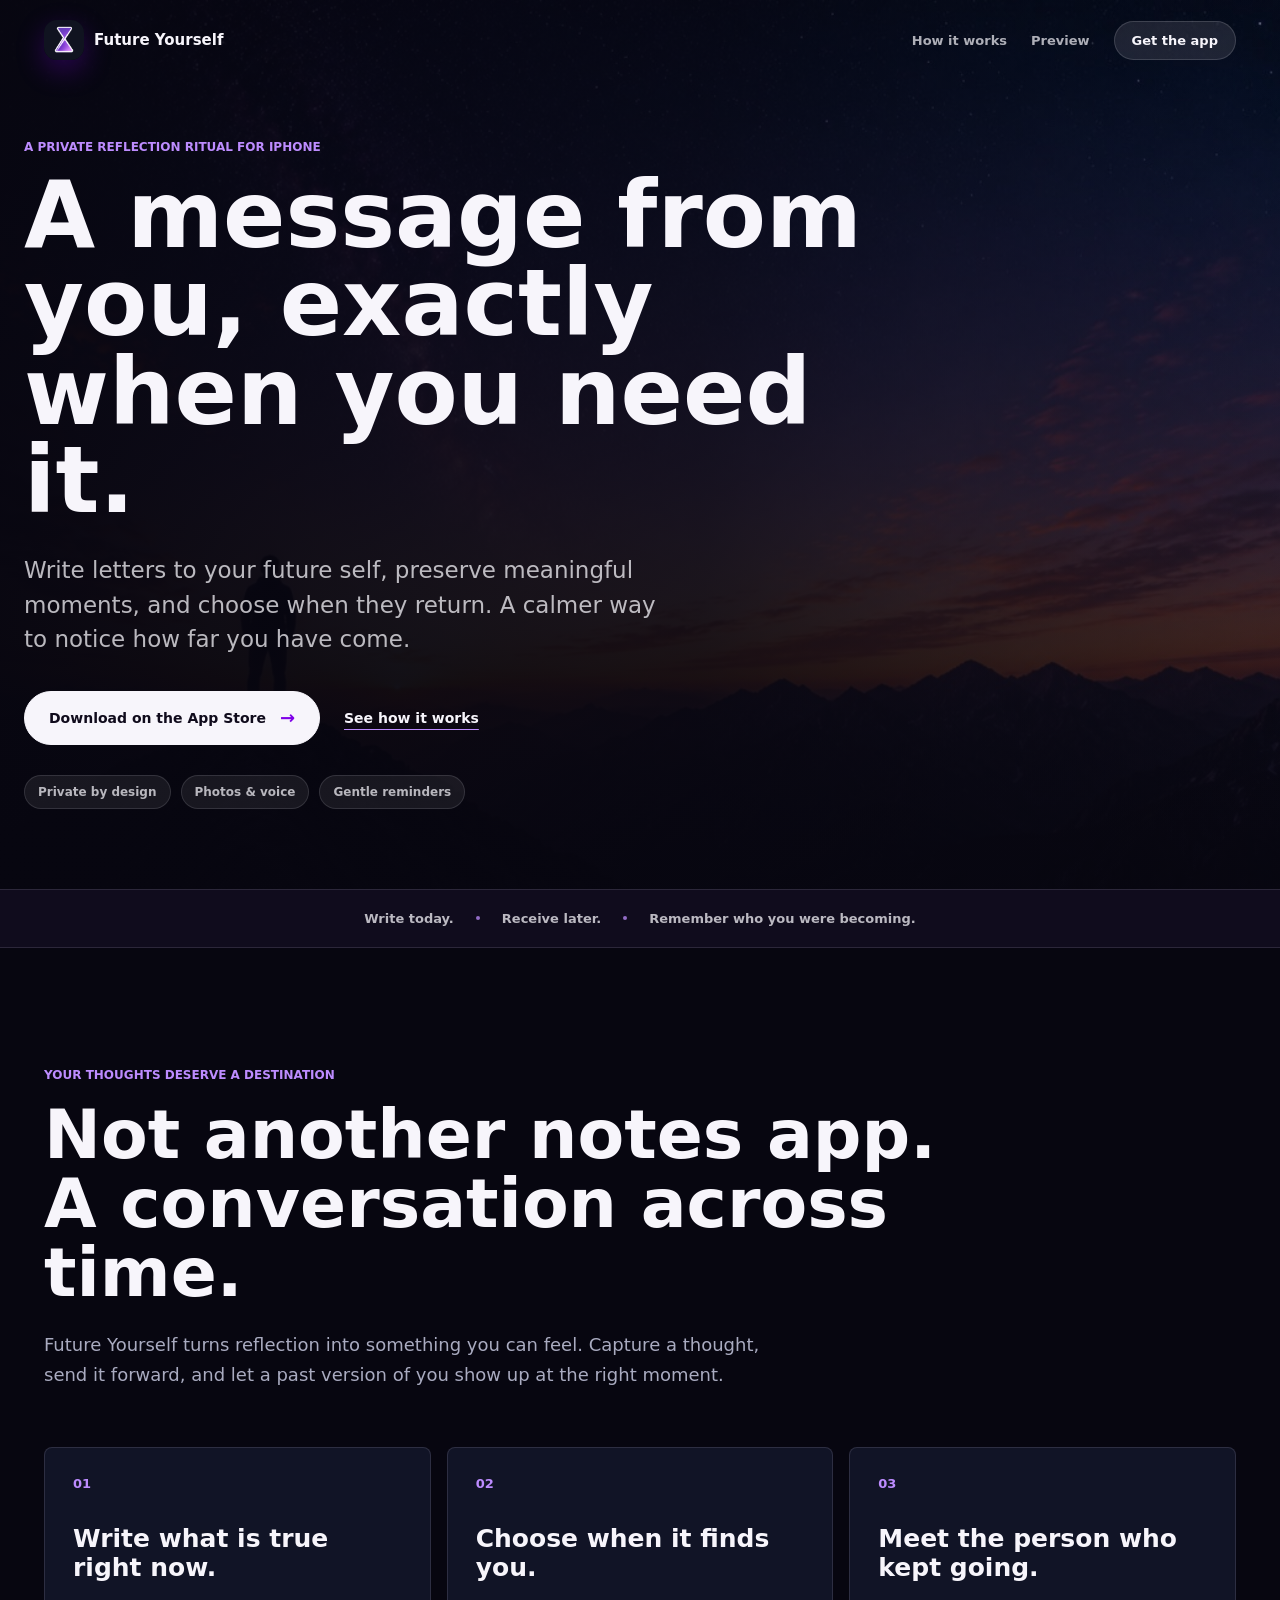
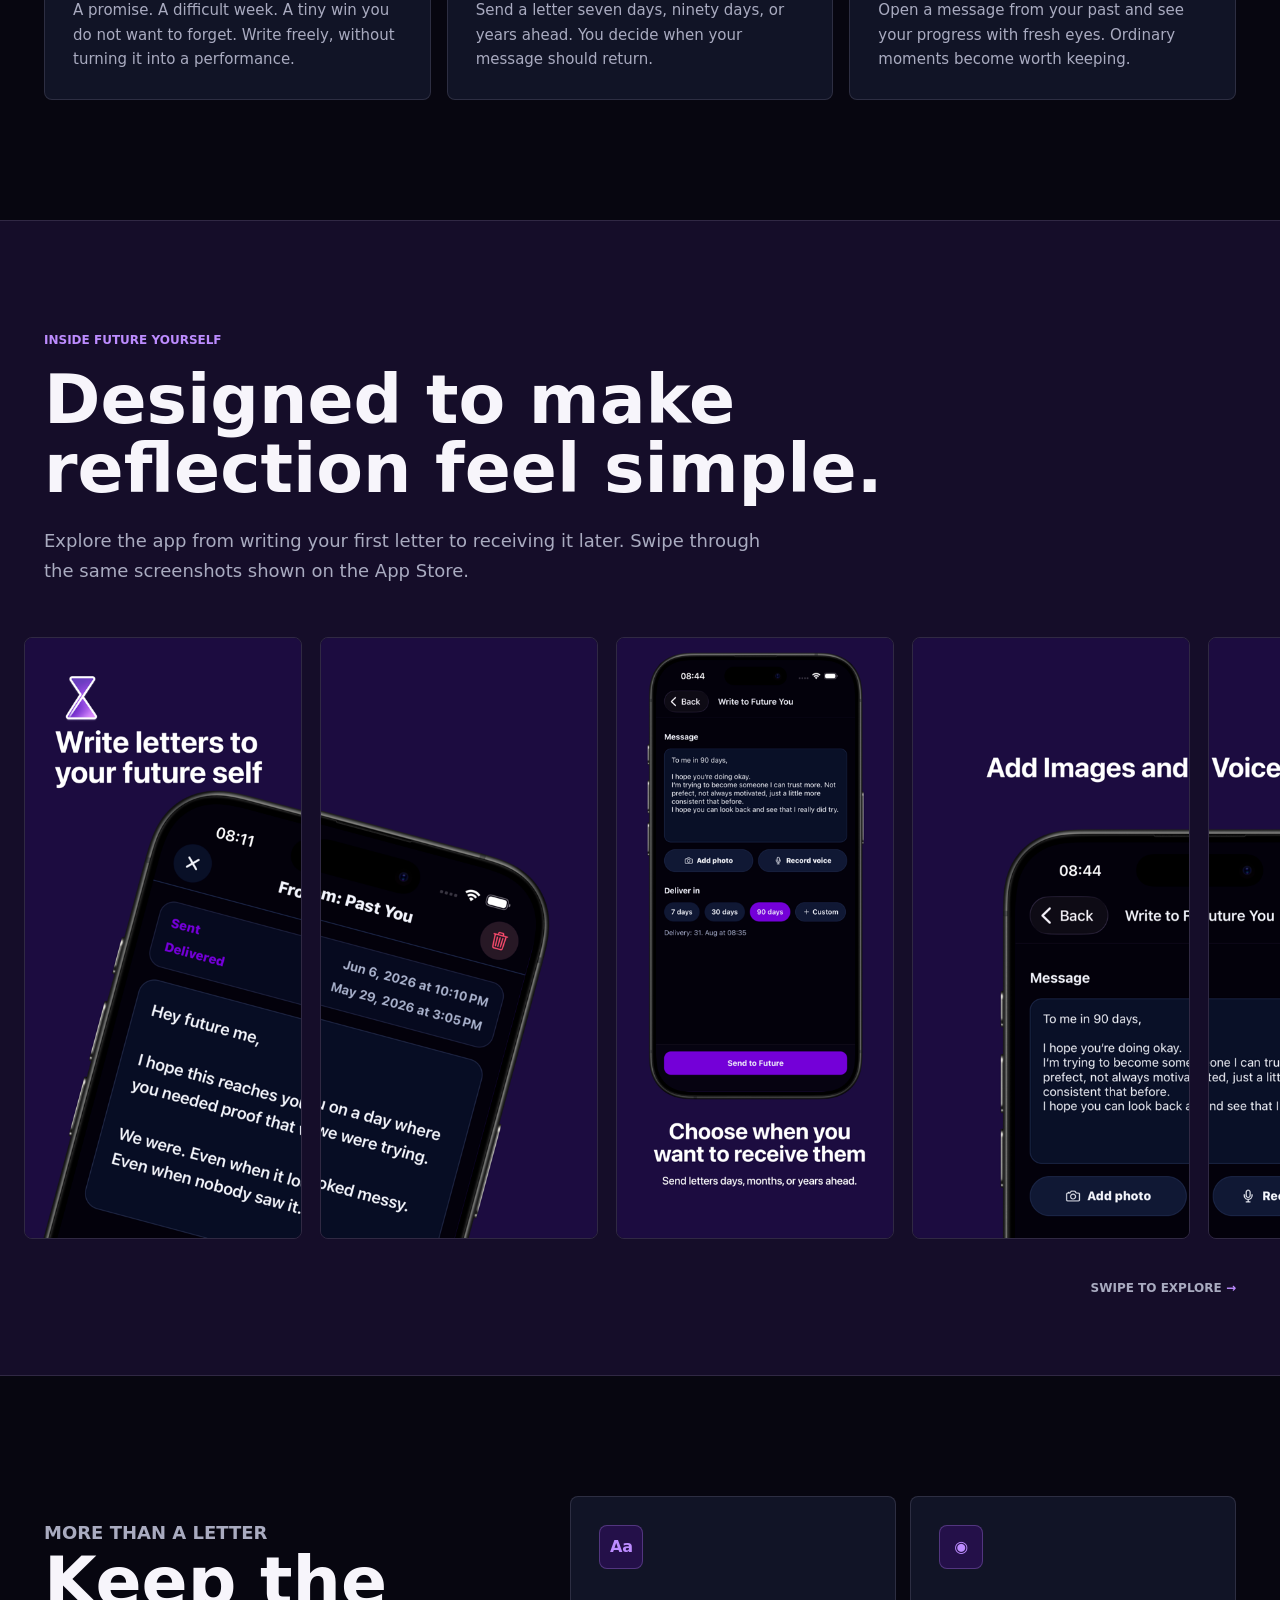
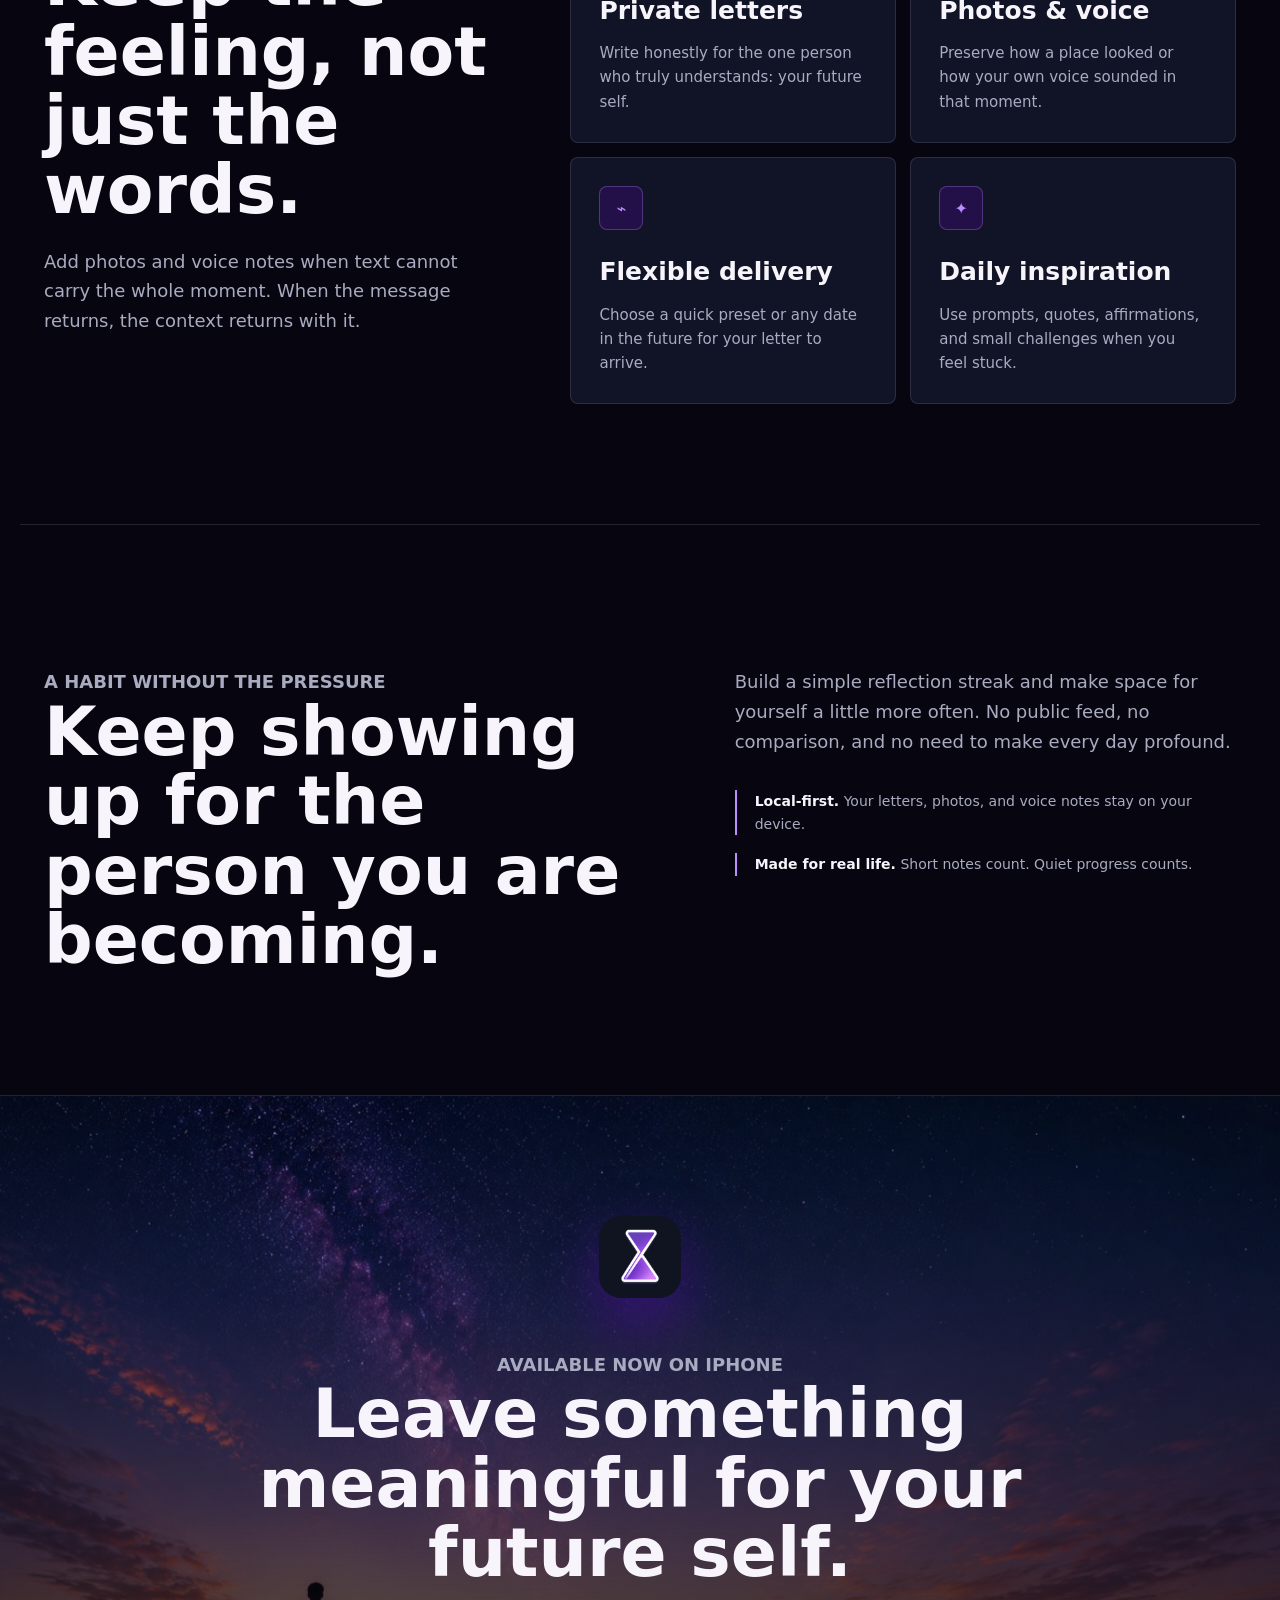
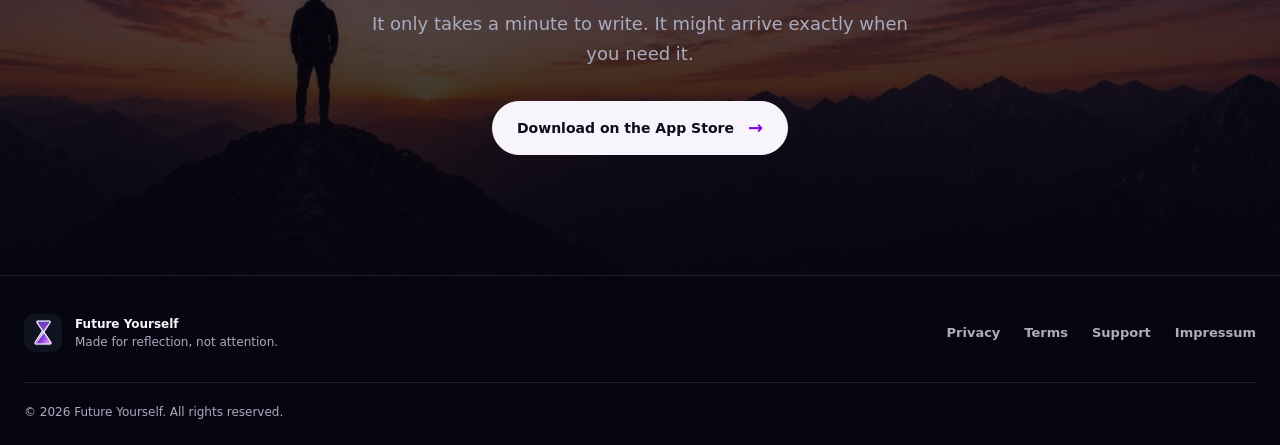
<file: index.html>
<!doctype html>
<html lang="en">
  <head>
    <meta charset="utf-8">
    <meta name="viewport" content="width=device-width, initial-scale=1">
    <title>Future Yourself - Letters to your future self</title>
    <meta
      name="description"
      content="Write private letters, photos, and voice messages to your future self. Choose when they return and build a meaningful reflection habit."
    >
    <link rel="icon" href="assets/app-icon.png">
    <link rel="apple-touch-icon" href="assets/app-icon.png">
    <link rel="stylesheet" href="styles.css">
  </head>
  <body>
    <div class="site-shell">
      <header class="nav landing-nav" aria-label="Main navigation">
        <a class="brand" href="index.html" aria-label="Future Yourself home">
          <img src="assets/app-icon.png" alt="">
          <span>Future Yourself</span>
        </a>
        <nav class="nav-links">
          <a href="#how-it-works">How it works</a>
          <a href="#screenshots">Preview</a>
          <a class="nav-cta" href="app-store.html">Get the app</a>
        </nav>
      </header>

      <main>
        <section class="hero">
          <div class="hero-copy">
            <p class="eyebrow">A private reflection ritual for iPhone</p>
            <h1>A message from you, exactly when you need it.</h1>
            <p class="lead">
              Write letters to your future self, preserve meaningful moments, and choose when
              they return. A calmer way to notice how far you have come.
            </p>
            <div class="hero-actions">
              <a class="primary-button" href="app-store.html">Download on the App Store <span>→</span></a>
              <a class="text-link" href="#how-it-works">See how it works</a>
            </div>
            <div class="hero-notes" aria-label="Product highlights">
              <span>Private by design</span>
              <span>Photos &amp; voice</span>
              <span>Gentle reminders</span>
            </div>
          </div>
        </section>

        <section class="promise-strip" aria-label="Future Yourself promise">
          <p>Write today.</p>
          <span></span>
          <p>Receive later.</p>
          <span></span>
          <p>Remember who you were becoming.</p>
        </section>

        <section class="intro-section" id="how-it-works">
          <div class="section-heading">
            <p class="eyebrow">Your thoughts deserve a destination</p>
            <h2>Not another notes app. A conversation across time.</h2>
            <p>
              Future Yourself turns reflection into something you can feel. Capture a thought,
              send it forward, and let a past version of you show up at the right moment.
            </p>
          </div>

          <div class="steps-grid">
            <article>
              <span>01</span>
              <h3>Write what is true right now.</h3>
              <p>
                A promise. A difficult week. A tiny win you do not want to forget.
                Write freely, without turning it into a performance.
              </p>
            </article>
            <article>
              <span>02</span>
              <h3>Choose when it finds you.</h3>
              <p>
                Send a letter seven days, ninety days, or years ahead. You decide when
                your message should return.
              </p>
            </article>
            <article>
              <span>03</span>
              <h3>Meet the person who kept going.</h3>
              <p>
                Open a message from your past and see your progress with fresh eyes.
                Ordinary moments become worth keeping.
              </p>
            </article>
          </div>
        </section>

        <section class="screenshots-section" id="screenshots">
          <div class="section-heading">
            <p class="eyebrow">Inside Future Yourself</p>
            <h2>Designed to make reflection feel simple.</h2>
            <p>
              Explore the app from writing your first letter to receiving it later.
              Swipe through the same screenshots shown on the App Store.
            </p>
          </div>

          <div class="app-store-gallery" aria-label="Future Yourself App Store screenshots">
            <img src="assets/screenshots/app-store-01.png" alt="Write letters to your future self">
            <img src="assets/screenshots/app-store-02.png" alt="Future Yourself voice messages">
            <img src="assets/screenshots/app-store-03.png" alt="Future Yourself inspiration challenge">
            <img src="assets/screenshots/app-store-04.png" alt="A delivered letter with a photo">
            <img src="assets/screenshots/app-store-05.png" alt="A message from your past self">
            <img src="assets/screenshots/app-store-06.png" alt="Add images to a future letter">
            <img src="assets/screenshots/app-store-07.png" alt="Get inspiration for your letters">
            <img src="assets/screenshots/app-store-08.png" alt="Choose when to receive a letter">
            <img src="assets/screenshots/app-store-09.png" alt="A delivered voice message">
            <img src="assets/screenshots/app-store-10.png" alt="Track your reflection streak">
          </div>
          <p class="gallery-hint">Swipe to explore <span>→</span></p>
        </section>

        <section class="features-section">
          <div class="features-copy">
            <p class="eyebrow">More than a letter</p>
            <h2>Keep the feeling, not just the words.</h2>
            <p>
              Add photos and voice notes when text cannot carry the whole moment.
              When the message returns, the context returns with it.
            </p>
          </div>
          <div class="feature-list">
            <article>
              <span class="feature-symbol">Aa</span>
              <h3>Private letters</h3>
              <p>Write honestly for the one person who truly understands: your future self.</p>
            </article>
            <article>
              <span class="feature-symbol">◉</span>
              <h3>Photos &amp; voice</h3>
              <p>Preserve how a place looked or how your own voice sounded in that moment.</p>
            </article>
            <article>
              <span class="feature-symbol">⌁</span>
              <h3>Flexible delivery</h3>
              <p>Choose a quick preset or any date in the future for your letter to arrive.</p>
            </article>
            <article>
              <span class="feature-symbol">✦</span>
              <h3>Daily inspiration</h3>
              <p>Use prompts, quotes, affirmations, and small challenges when you feel stuck.</p>
            </article>
          </div>
        </section>

        <section class="habit-section">
          <div>
            <p class="eyebrow">A habit without the pressure</p>
            <h2>Keep showing up for the person you are becoming.</h2>
          </div>
          <div>
            <p>
              Build a simple reflection streak and make space for yourself a little more often.
              No public feed, no comparison, and no need to make every day profound.
            </p>
            <div class="trust-list">
              <p><strong>Local-first.</strong> Your letters, photos, and voice notes stay on your device.</p>
              <p><strong>Made for real life.</strong> Short notes count. Quiet progress counts.</p>
            </div>
          </div>
        </section>

        <section class="closing-section">
          <img src="assets/app-icon.png" alt="">
          <p class="eyebrow">Available now on iPhone</p>
          <h2>Leave something meaningful for your future self.</h2>
          <p>It only takes a minute to write. It might arrive exactly when you need it.</p>
          <a class="primary-button" href="app-store.html">Download on the App Store <span>→</span></a>
        </section>
      </main>

      <footer class="footer">
        <div class="footer-inner">
          <div class="footer-brand">
            <img src="assets/app-icon.png" alt="">
            <p><strong>Future Yourself</strong><br>Made for reflection, not attention.</p>
          </div>
          <nav class="footer-links" aria-label="Footer navigation">
            <a href="privacy.html">Privacy</a>
            <a href="terms.html">Terms</a>
            <a href="support.html">Support</a>
            <a href="impressum.html">Impressum</a>
          </nav>
        </div>
        <p class="copyright">&copy; 2026 Future Yourself. All rights reserved.</p>
      </footer>
    </div>
  </body>
</html>
</file>
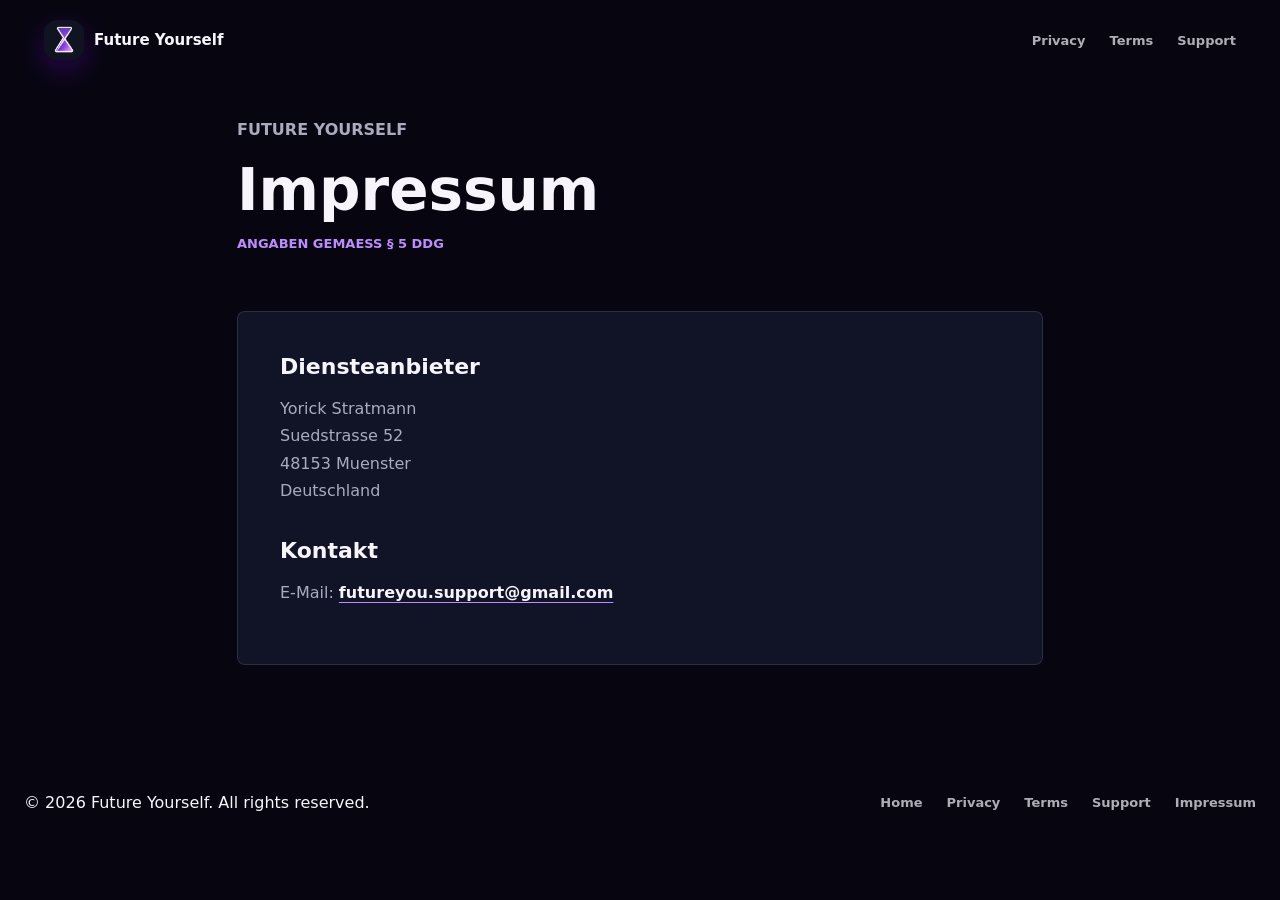
<file: impressum.html>
<!doctype html>
<html lang="de">
  <head>
    <meta charset="utf-8">
    <meta name="viewport" content="width=device-width, initial-scale=1">
    <title>Impressum - Future Yourself</title>
    <meta name="description" content="Impressum fuer Future Yourself.">
    <link rel="icon" href="assets/app-icon.png">
    <link rel="stylesheet" href="styles.css">
  </head>
  <body>
    <div class="site-shell">
      <header class="nav" aria-label="Main navigation">
        <a class="brand" href="index.html" aria-label="Future Yourself home">
          <img src="assets/app-icon.png" alt="">
          <span>Future Yourself</span>
        </a>
        <nav class="nav-links">
          <a href="privacy.html">Privacy</a>
          <a href="terms.html">Terms</a>
          <a href="support.html">Support</a>
        </nav>
      </header>

      <main>
        <section class="legal-header legal">
          <p class="eyebrow">Future Yourself</p>
          <h1>Impressum</h1>
          <p class="updated">Angaben gemaess § 5 DDG</p>
        </section>

        <section class="legal-content legal">
          <article>
            <h2>Diensteanbieter</h2>
            <p>
              Yorick Stratmann<br>
              Suedstrasse 52<br>
              48153 Muenster<br>
              Deutschland
            </p>

            <h2>Kontakt</h2>
            <p>
              E-Mail:
              <a href="mailto:futureyou.support@gmail.com">futureyou.support@gmail.com</a>
            </p>
          </article>
        </section>
      </main>

      <footer class="footer">
        <div class="footer-inner">
          <p>&copy; 2026 Future Yourself. All rights reserved.</p>
          <nav class="footer-links" aria-label="Footer navigation">
            <a href="index.html">Home</a>
            <a href="privacy.html">Privacy</a>
            <a href="terms.html">Terms</a>
            <a href="support.html">Support</a>
            <a href="impressum.html">Impressum</a>
          </nav>
        </div>
      </footer>
    </div>
  </body>
</html>
</file>
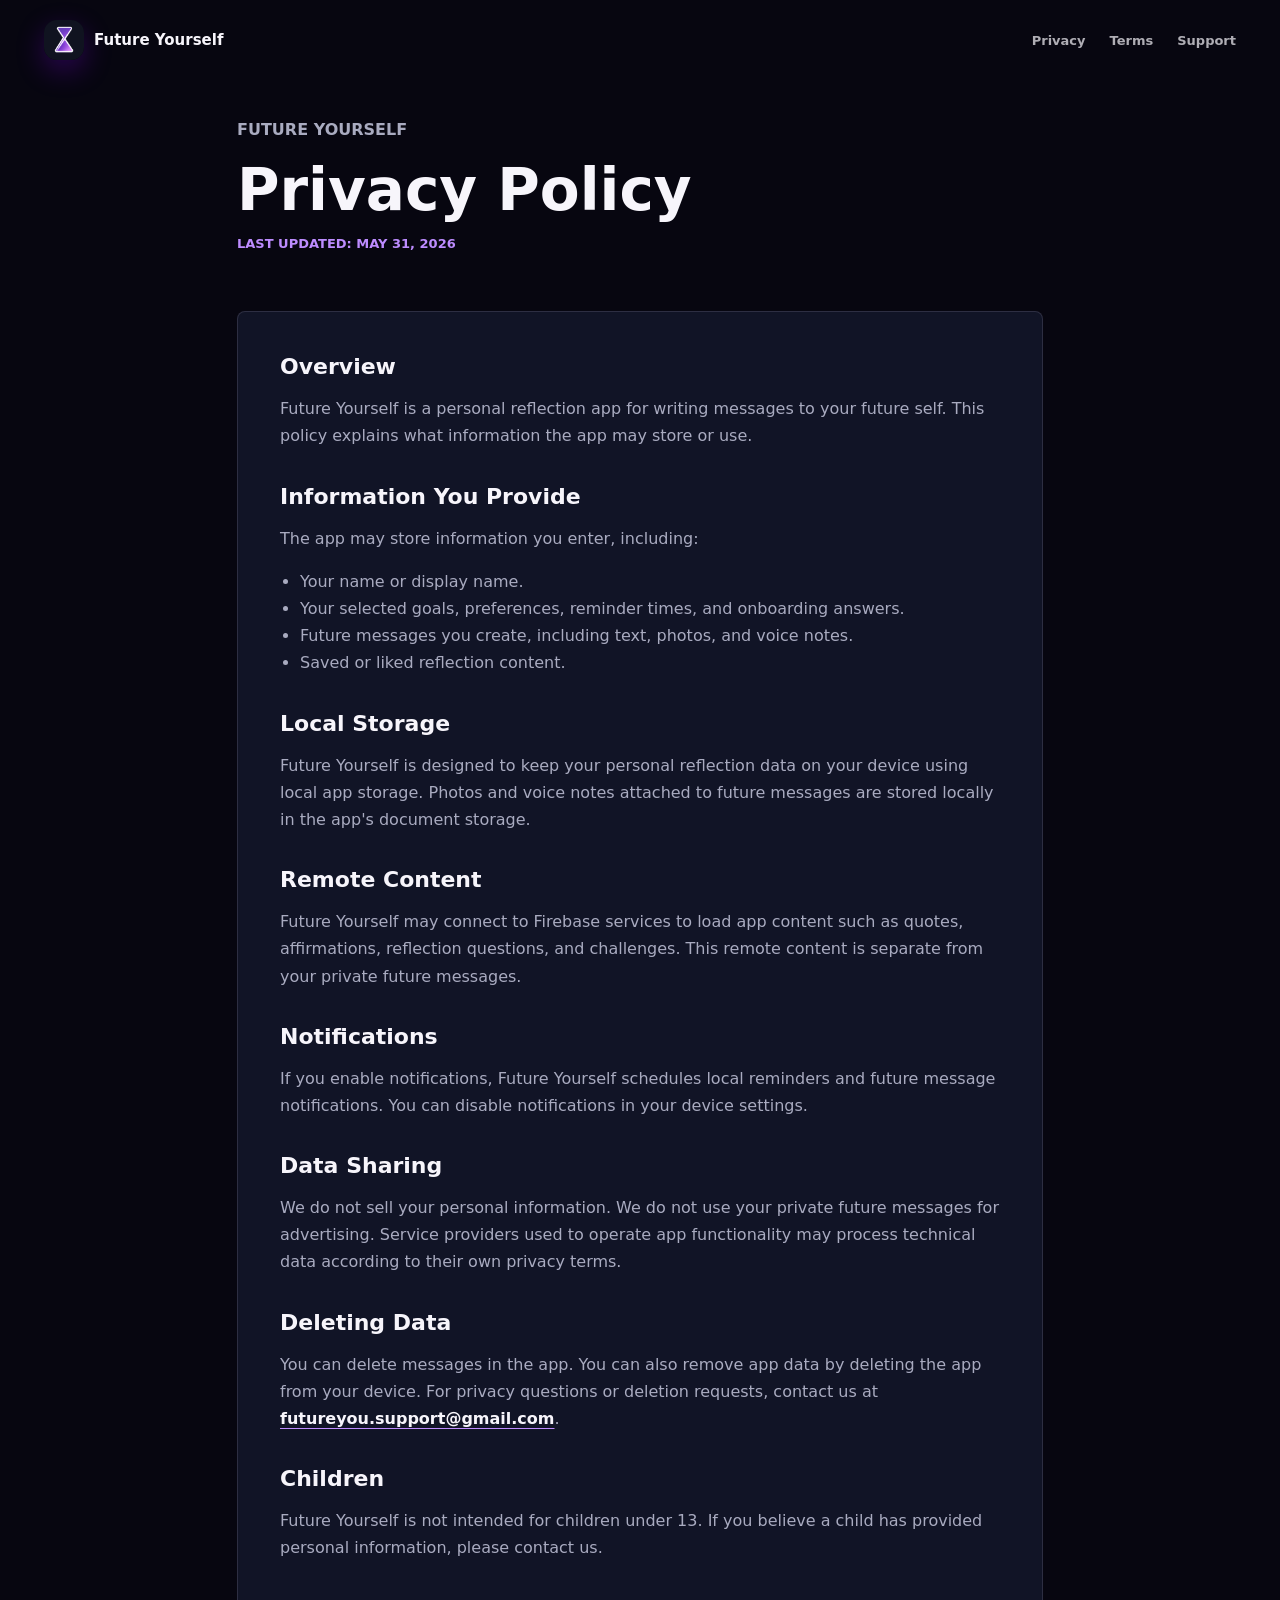
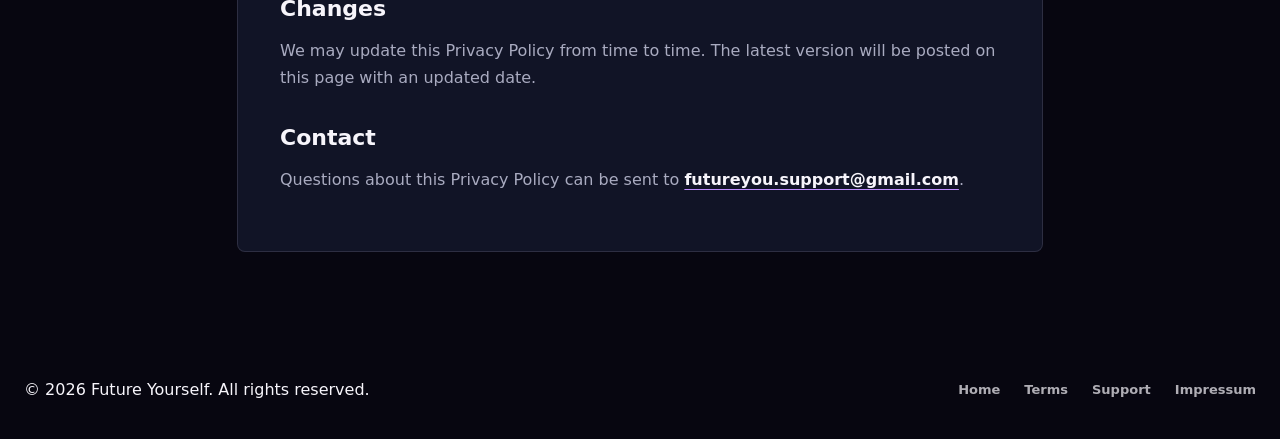
<file: privacy.html>
<!doctype html>
<html lang="en">
  <head>
    <meta charset="utf-8">
    <meta name="viewport" content="width=device-width, initial-scale=1">
    <title>Privacy Policy - Future Yourself</title>
    <meta name="description" content="Privacy Policy for the Future Yourself mobile app.">
    <link rel="icon" href="assets/app-icon.png">
    <link rel="stylesheet" href="styles.css">
  </head>
  <body>
    <div class="site-shell">
      <header class="nav" aria-label="Main navigation">
        <a class="brand" href="index.html" aria-label="Future Yourself home">
          <img src="assets/app-icon.png" alt="">
          <span>Future Yourself</span>
        </a>
        <nav class="nav-links">
          <a href="privacy.html">Privacy</a>
          <a href="terms.html">Terms</a>
          <a href="support.html">Support</a>
        </nav>
      </header>

      <main>
        <section class="legal-header legal">
          <p class="eyebrow">Future Yourself</p>
          <h1>Privacy Policy</h1>
          <p class="updated">Last updated: May 31, 2026</p>
        </section>

        <section class="legal-content legal">
          <article>
            <h2>Overview</h2>
            <p>
              Future Yourself is a personal reflection app for writing messages to your future self. This
              policy explains what information the app may store or use.
            </p>

            <h2>Information You Provide</h2>
            <p>The app may store information you enter, including:</p>
            <ul>
              <li>Your name or display name.</li>
              <li>Your selected goals, preferences, reminder times, and onboarding answers.</li>
              <li>Future messages you create, including text, photos, and voice notes.</li>
              <li>Saved or liked reflection content.</li>
            </ul>

            <h2>Local Storage</h2>
            <p>
              Future Yourself is designed to keep your personal reflection data on your device using local
              app storage. Photos and voice notes attached to future messages are stored locally in
              the app's document storage.
            </p>

            <h2>Remote Content</h2>
            <p>
              Future Yourself may connect to Firebase services to load app content such as quotes,
              affirmations, reflection questions, and challenges. This remote content is separate
              from your private future messages.
            </p>

            <h2>Notifications</h2>
            <p>
              If you enable notifications, Future Yourself schedules local reminders and future message
              notifications. You can disable notifications in your device settings.
            </p>

            <h2>Data Sharing</h2>
            <p>
              We do not sell your personal information. We do not use your private future messages
              for advertising. Service providers used to operate app functionality may process
              technical data according to their own privacy terms.
            </p>

            <h2>Deleting Data</h2>
            <p>
              You can delete messages in the app. You can also remove app data by deleting the app
              from your device. For privacy questions or deletion requests, contact us at
              <a href="mailto:futureyou.support@gmail.com">futureyou.support@gmail.com</a>.
            </p>

            <h2>Children</h2>
            <p>
              Future Yourself is not intended for children under 13. If you believe a child has provided
              personal information, please contact us.
            </p>

            <h2>Changes</h2>
            <p>
              We may update this Privacy Policy from time to time. The latest version will be posted
              on this page with an updated date.
            </p>

            <h2>Contact</h2>
            <p>
              Questions about this Privacy Policy can be sent to
              <a href="mailto:futureyou.support@gmail.com">futureyou.support@gmail.com</a>.
            </p>
          </article>
        </section>
      </main>

      <footer class="footer">
        <div class="footer-inner">
          <p>&copy; 2026 Future Yourself. All rights reserved.</p>
          <nav class="footer-links" aria-label="Footer navigation">
            <a href="index.html">Home</a>
            <a href="terms.html">Terms</a>
            <a href="support.html">Support</a>
            <a href="impressum.html">Impressum</a>
          </nav>
        </div>
      </footer>
    </div>
  </body>
</html>
</file>
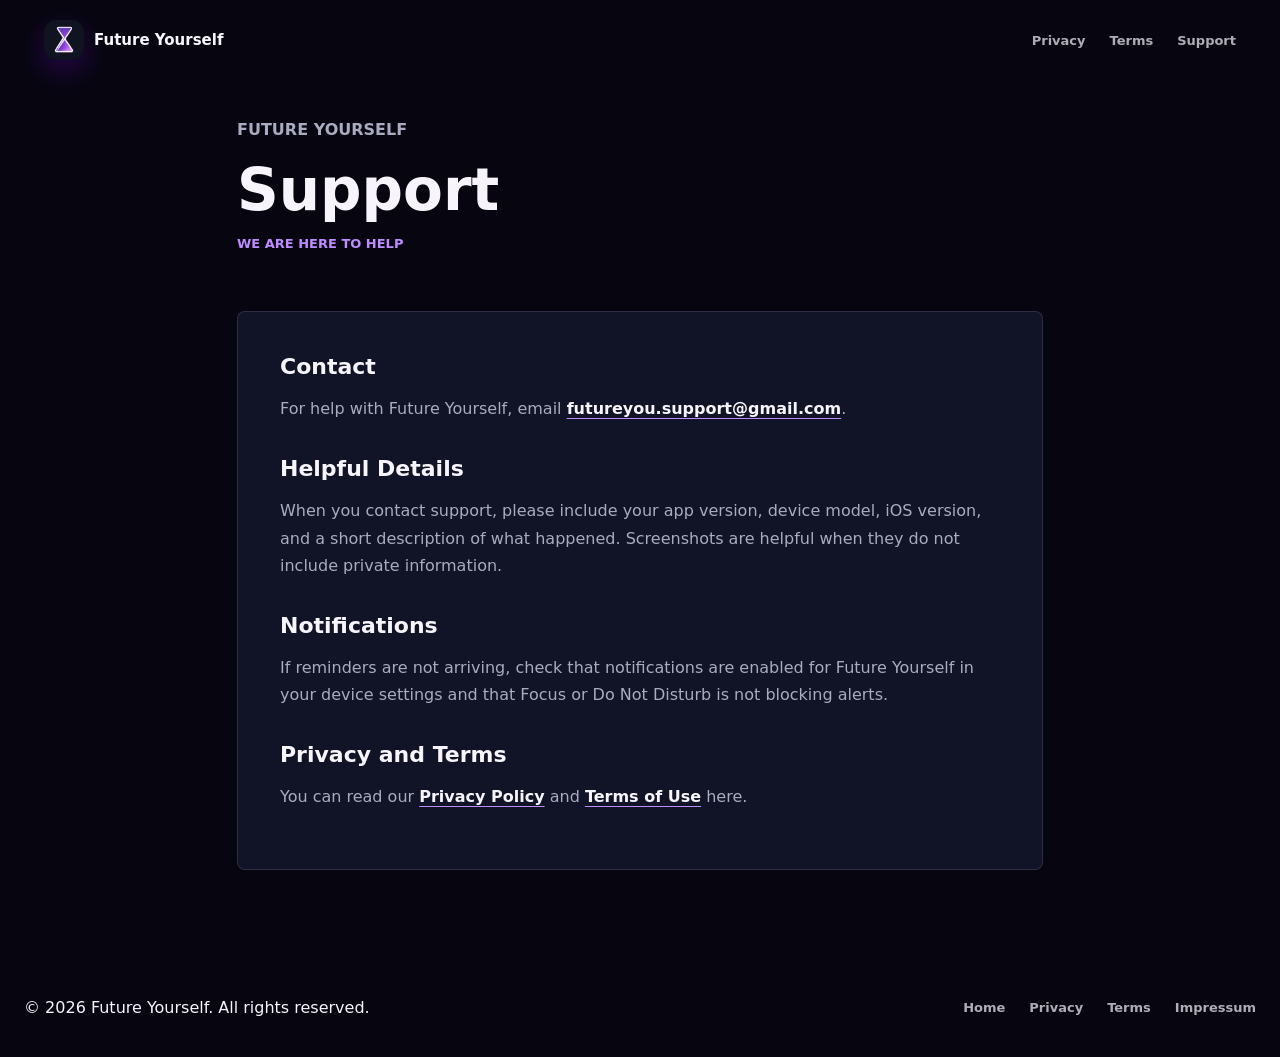
<file: support.html>
<!doctype html>
<html lang="en">
  <head>
    <meta charset="utf-8">
    <meta name="viewport" content="width=device-width, initial-scale=1">
    <title>Support - Future Yourself</title>
    <meta name="description" content="Support information for the Future Yourself mobile app.">
    <link rel="icon" href="assets/app-icon.png">
    <link rel="stylesheet" href="styles.css">
  </head>
  <body>
    <div class="site-shell">
      <header class="nav" aria-label="Main navigation">
        <a class="brand" href="index.html" aria-label="Future Yourself home">
          <img src="assets/app-icon.png" alt="">
          <span>Future Yourself</span>
        </a>
        <nav class="nav-links">
          <a href="privacy.html">Privacy</a>
          <a href="terms.html">Terms</a>
          <a href="support.html">Support</a>
        </nav>
      </header>

      <main>
        <section class="legal-header legal">
          <p class="eyebrow">Future Yourself</p>
          <h1>Support</h1>
          <p class="updated">We are here to help</p>
        </section>

        <section class="legal-content legal">
          <article>
            <h2>Contact</h2>
            <p>
              For help with Future Yourself, email
              <a href="mailto:futureyou.support@gmail.com">futureyou.support@gmail.com</a>.
            </p>

            <h2>Helpful Details</h2>
            <p>
              When you contact support, please include your app version, device model, iOS version,
              and a short description of what happened. Screenshots are helpful when they do not
              include private information.
            </p>

            <h2>Notifications</h2>
            <p>
              If reminders are not arriving, check that notifications are enabled for Future Yourself in
              your device settings and that Focus or Do Not Disturb is not blocking alerts.
            </p>

            <h2>Privacy and Terms</h2>
            <p>
              You can read our <a href="privacy.html">Privacy Policy</a> and
              <a href="terms.html">Terms of Use</a> here.
            </p>
          </article>
        </section>
      </main>

      <footer class="footer">
        <div class="footer-inner">
          <p>&copy; 2026 Future Yourself. All rights reserved.</p>
          <nav class="footer-links" aria-label="Footer navigation">
            <a href="index.html">Home</a>
            <a href="privacy.html">Privacy</a>
            <a href="terms.html">Terms</a>
            <a href="impressum.html">Impressum</a>
          </nav>
        </div>
      </footer>
    </div>
  </body>
</html>
</file>
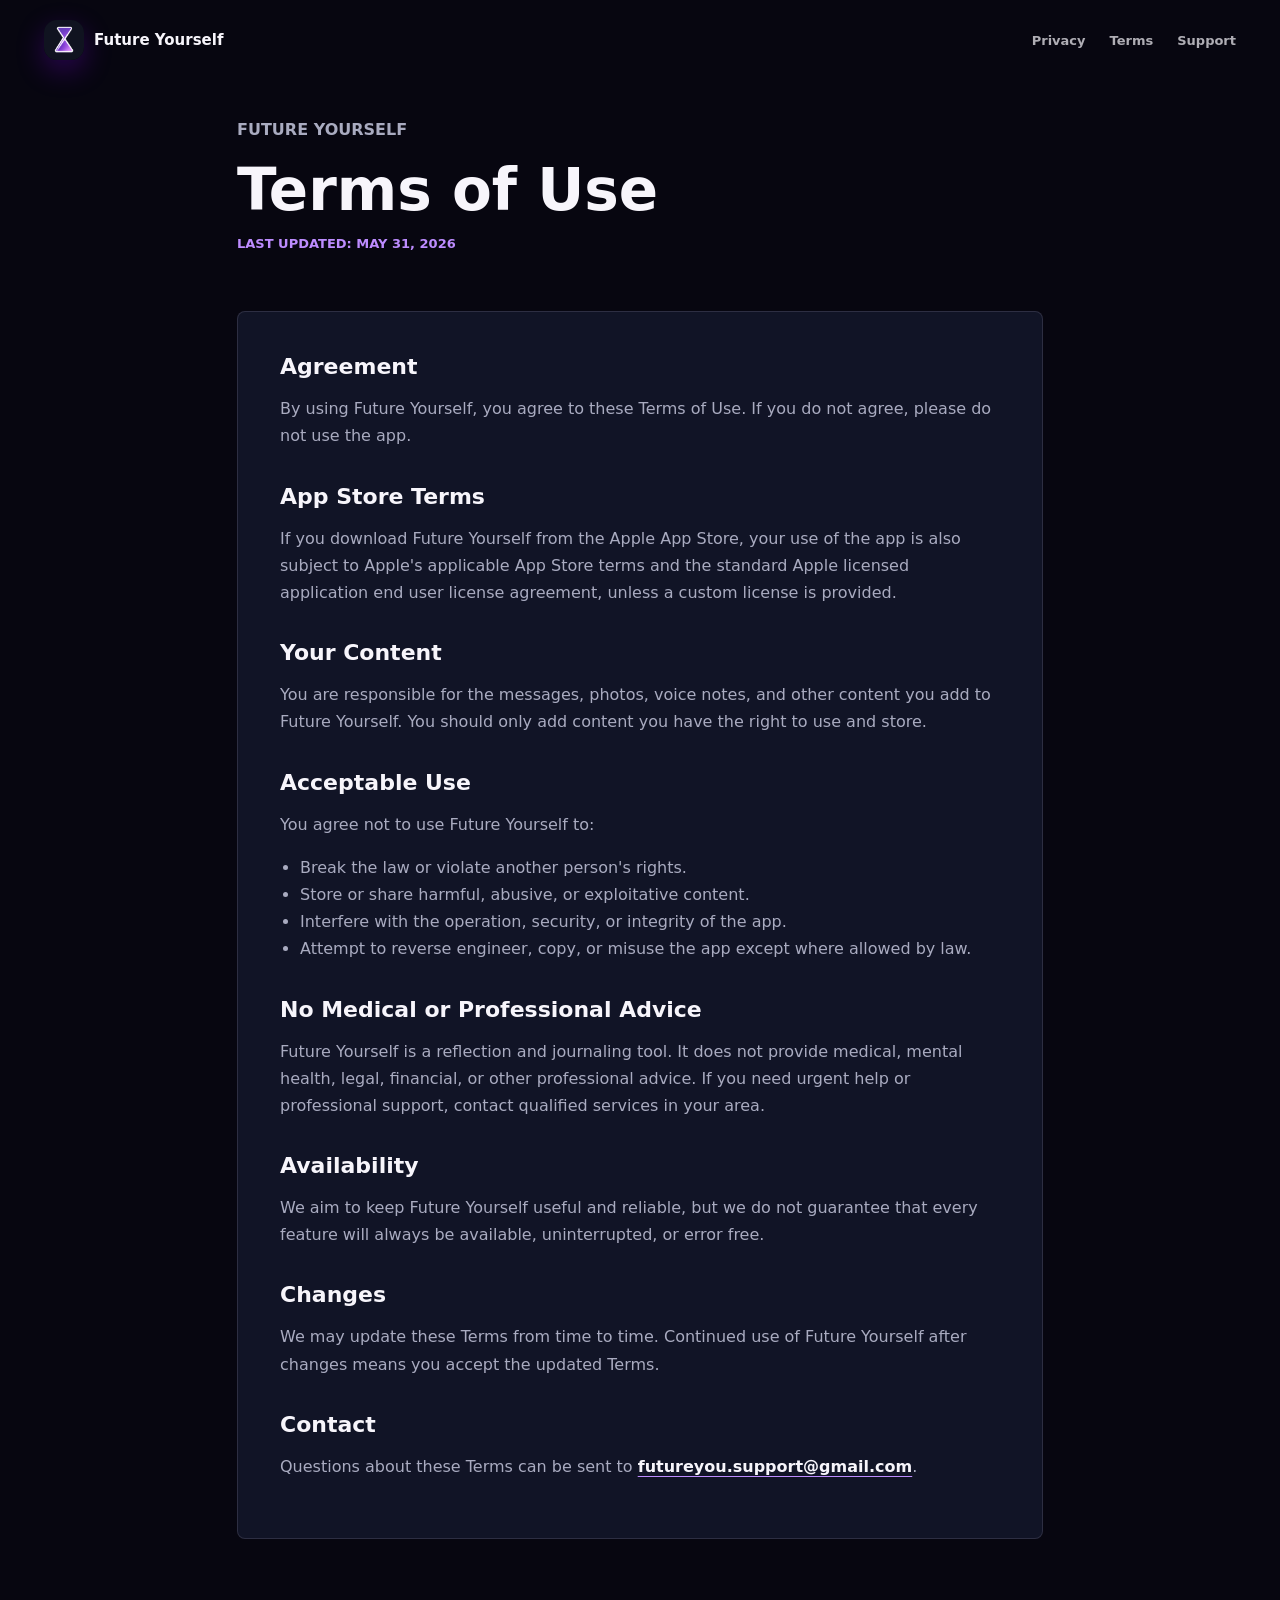
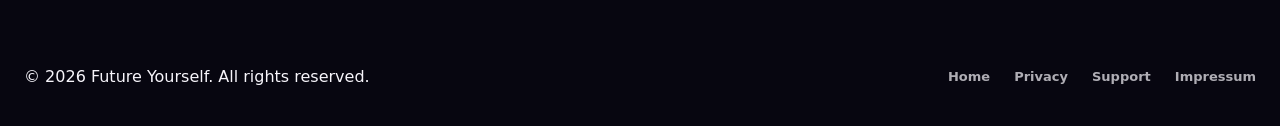
<file: terms.html>
<!doctype html>
<html lang="en">
  <head>
    <meta charset="utf-8">
    <meta name="viewport" content="width=device-width, initial-scale=1">
    <title>Terms of Use - Future Yourself</title>
    <meta name="description" content="Terms of Use for the Future Yourself mobile app.">
    <link rel="icon" href="assets/app-icon.png">
    <link rel="stylesheet" href="styles.css">
  </head>
  <body>
    <div class="site-shell">
      <header class="nav" aria-label="Main navigation">
        <a class="brand" href="index.html" aria-label="Future Yourself home">
          <img src="assets/app-icon.png" alt="">
          <span>Future Yourself</span>
        </a>
        <nav class="nav-links">
          <a href="privacy.html">Privacy</a>
          <a href="terms.html">Terms</a>
          <a href="support.html">Support</a>
        </nav>
      </header>

      <main>
        <section class="legal-header legal">
          <p class="eyebrow">Future Yourself</p>
          <h1>Terms of Use</h1>
          <p class="updated">Last updated: May 31, 2026</p>
        </section>

        <section class="legal-content legal">
          <article>
            <h2>Agreement</h2>
            <p>
              By using Future Yourself, you agree to these Terms of Use. If you do not agree, please do
              not use the app.
            </p>

            <h2>App Store Terms</h2>
            <p>
              If you download Future Yourself from the Apple App Store, your use of the app is also
              subject to Apple's applicable App Store terms and the standard Apple licensed
              application end user license agreement, unless a custom license is provided.
            </p>

            <h2>Your Content</h2>
            <p>
              You are responsible for the messages, photos, voice notes, and other content you add
              to Future Yourself. You should only add content you have the right to use and store.
            </p>

            <h2>Acceptable Use</h2>
            <p>You agree not to use Future Yourself to:</p>
            <ul>
              <li>Break the law or violate another person's rights.</li>
              <li>Store or share harmful, abusive, or exploitative content.</li>
              <li>Interfere with the operation, security, or integrity of the app.</li>
              <li>Attempt to reverse engineer, copy, or misuse the app except where allowed by law.</li>
            </ul>

            <h2>No Medical or Professional Advice</h2>
            <p>
              Future Yourself is a reflection and journaling tool. It does not provide medical, mental
              health, legal, financial, or other professional advice. If you need urgent help or
              professional support, contact qualified services in your area.
            </p>

            <h2>Availability</h2>
            <p>
              We aim to keep Future Yourself useful and reliable, but we do not guarantee that every
              feature will always be available, uninterrupted, or error free.
            </p>

            <h2>Changes</h2>
            <p>
              We may update these Terms from time to time. Continued use of Future Yourself after changes
              means you accept the updated Terms.
            </p>

            <h2>Contact</h2>
            <p>
              Questions about these Terms can be sent to
              <a href="mailto:futureyou.support@gmail.com">futureyou.support@gmail.com</a>.
            </p>
          </article>
        </section>
      </main>

      <footer class="footer">
        <div class="footer-inner">
          <p>&copy; 2026 Future Yourself. All rights reserved.</p>
          <nav class="footer-links" aria-label="Footer navigation">
            <a href="index.html">Home</a>
            <a href="privacy.html">Privacy</a>
            <a href="support.html">Support</a>
            <a href="impressum.html">Impressum</a>
          </nav>
        </div>
      </footer>
    </div>
  </body>
</html>
</file>
<file: styles.css>
:root {
  color-scheme: dark;
  --bg: #070610;
  --bg-soft: #0d0c19;
  --panel: #111426;
  --purple-deep: #20143e;
  --purple: #7f00e8;
  --purple-light: #bd8cff;
  --text: #f7f5fb;
  --muted: #a9abc0;
  --border: rgba(209, 203, 231, 0.14);
  --border-strong: rgba(189, 140, 255, 0.3);
  font-family: Inter, ui-sans-serif, system-ui, -apple-system, BlinkMacSystemFont, "Segoe UI", sans-serif;
}

* {
  box-sizing: border-box;
}

html {
  scroll-behavior: smooth;
}

html,
body {
  overflow-x: hidden;
}

body {
  background: var(--bg);
  color: var(--text);
  margin: 0;
  min-height: 100vh;
}

a {
  color: inherit;
  text-decoration: none;
}

img {
  display: block;
  max-width: 100%;
}

.nav {
  align-items: center;
  display: flex;
  justify-content: space-between;
  left: 50%;
  max-width: 1240px;
  padding: 20px 24px;
  position: absolute;
  top: 0;
  transform: translateX(-50%);
  width: 100%;
  z-index: 10;
}

.brand {
  align-items: center;
  display: inline-flex;
  font-size: 15px;
  font-weight: 900;
  gap: 10px;
}

.brand img {
  border-radius: 13px;
  box-shadow: 0 10px 28px rgba(127, 0, 232, 0.3);
  height: 40px;
  width: 40px;
}

.nav-links,
.footer-links {
  align-items: center;
  display: flex;
  gap: 24px;
}

.nav-links a,
.footer-links a {
  color: rgba(247, 245, 251, 0.7);
  font-size: 13px;
  font-weight: 800;
}

.nav-links a:hover,
.footer-links a:hover {
  color: var(--text);
}

.nav-links .nav-cta {
  background: rgba(247, 245, 251, 0.1);
  border: 1px solid rgba(247, 245, 251, 0.15);
  border-radius: 999px;
  color: var(--text);
  padding: 11px 17px;
}

.hero {
  align-items: center;
  background:
    linear-gradient(90deg, rgba(7, 6, 16, 0.97), rgba(7, 6, 16, 0.74) 55%, rgba(7, 6, 16, 0.22)),
    linear-gradient(180deg, rgba(7, 6, 16, 0.1), rgba(7, 6, 16, 0.9)),
    url("assets/hero.jpg") center / cover no-repeat;
  display: flex;
  min-height: 860px;
  padding: 140px 24px 80px;
}

.hero-copy {
  margin: 0 auto;
  max-width: 1240px;
  width: 100%;
}

.eyebrow,
.hero-kicker {
  color: var(--purple-light);
  font-size: 12px;
  font-weight: 900;
  margin: 0 0 18px;
  text-transform: uppercase;
}

h1,
h2,
h3,
p {
  letter-spacing: 0;
}

h1 {
  font-size: 92px;
  line-height: 0.96;
  margin: 0;
  max-width: 850px;
}

.lead {
  color: rgba(247, 245, 251, 0.74);
  font-size: 23px;
  line-height: 1.5;
  margin: 28px 0 0;
  max-width: 650px;
}

.hero-actions {
  align-items: center;
  display: flex;
  flex-wrap: wrap;
  gap: 24px;
  margin-top: 34px;
}

.primary-button {
  align-items: center;
  background: var(--text);
  border: 1px solid var(--text);
  border-radius: 999px;
  color: #100b1c;
  display: inline-flex;
  font-size: 14px;
  font-weight: 900;
  gap: 14px;
  justify-content: center;
  min-height: 54px;
  padding: 0 24px;
  transition: background 180ms ease, border-color 180ms ease, transform 180ms ease;
}

.primary-button span {
  color: var(--purple);
  font-size: 18px;
}

.primary-button:hover {
  background: #d9c4ff;
  border-color: #d9c4ff;
  transform: translateY(-2px);
}

.text-link {
  color: var(--text);
  font-size: 14px;
  font-weight: 900;
  text-decoration: underline;
  text-decoration-color: var(--purple-light);
  text-underline-offset: 6px;
}

.hero-notes {
  display: flex;
  flex-wrap: wrap;
  gap: 10px;
  margin-top: 30px;
}

.hero-notes span {
  background: rgba(247, 245, 251, 0.07);
  border: 1px solid rgba(247, 245, 251, 0.12);
  border-radius: 999px;
  color: rgba(247, 245, 251, 0.72);
  font-size: 12px;
  font-weight: 800;
  padding: 9px 13px;
}

.promise-strip {
  align-items: center;
  background: #100c1d;
  border-block: 1px solid var(--border);
  display: flex;
  gap: 22px;
  justify-content: center;
  padding: 21px 24px;
}

.promise-strip p {
  color: rgba(247, 245, 251, 0.74);
  font-size: 13px;
  font-weight: 900;
  margin: 0;
}

.promise-strip span {
  background: var(--purple-light);
  border-radius: 999px;
  height: 4px;
  opacity: 0.75;
  width: 4px;
}

.intro-section,
.features-section,
.habit-section {
  margin: 0 auto;
  max-width: 1240px;
  padding: 120px 24px;
}

.section-heading h2,
.features-copy h2,
.habit-section h2,
.closing-section h2 {
  font-size: 68px;
  line-height: 1.02;
  margin: 0;
  max-width: 920px;
}

.section-heading > p:last-child,
.features-copy > p,
.habit-section > div > p,
.closing-section > p {
  color: var(--muted);
  font-size: 18px;
  line-height: 1.65;
  margin: 22px 0 0;
  max-width: 720px;
}

.steps-grid {
  display: grid;
  gap: 16px;
  grid-template-columns: repeat(3, 1fr);
  margin-top: 58px;
}

.steps-grid article,
.feature-list article {
  background: var(--panel);
  border: 1px solid var(--border);
  border-radius: 8px;
  padding: 28px;
  transition: border-color 180ms ease, transform 180ms ease;
}

.steps-grid article:hover,
.feature-list article:hover {
  border-color: var(--border-strong);
  transform: translateY(-3px);
}

.steps-grid span {
  color: var(--purple-light);
  display: block;
  font-size: 13px;
  font-weight: 900;
  margin-bottom: 34px;
}

.steps-grid h3,
.feature-list h3 {
  font-size: 25px;
  line-height: 1.14;
  margin: 0;
}

.steps-grid p,
.feature-list p {
  color: var(--muted);
  font-size: 15px;
  line-height: 1.62;
  margin: 16px 0 0;
}

.screenshots-section {
  background: #150d29;
  border-block: 1px solid var(--border);
  padding: 112px 0 80px;
}

.screenshots-section .section-heading {
  margin: 0 auto 52px;
  max-width: 1240px;
  padding: 0 24px;
}

.app-store-gallery {
  display: flex;
  gap: 18px;
  overflow-x: auto;
  padding: 0 max(24px, calc((100vw - 1240px) / 2)) 24px;
  scroll-padding-inline: max(24px, calc((100vw - 1240px) / 2));
  scroll-snap-type: x mandatory;
  scrollbar-color: rgba(189, 140, 255, 0.55) rgba(247, 245, 251, 0.08);
  scrollbar-width: thin;
}

.app-store-gallery img {
  aspect-ratio: 1284 / 2778;
  border: 1px solid rgba(247, 245, 251, 0.12);
  border-radius: 8px;
  flex: 0 0 278px;
  height: auto;
  object-fit: cover;
  scroll-snap-align: start;
  transition: border-color 180ms ease, transform 180ms ease;
  width: 278px;
}

.app-store-gallery img:hover {
  border-color: var(--border-strong);
  transform: translateY(-4px);
}

.gallery-hint {
  color: var(--muted);
  font-size: 12px;
  font-weight: 900;
  margin: 18px auto 0;
  max-width: 1240px;
  padding: 0 24px;
  text-align: right;
  text-transform: uppercase;
}

.gallery-hint span {
  color: var(--purple-light);
}

.features-section {
  display: grid;
  gap: 64px;
  grid-template-columns: 0.82fr 1.18fr;
}

.feature-list {
  display: grid;
  gap: 14px;
  grid-template-columns: repeat(2, 1fr);
}

.feature-symbol {
  align-items: center;
  background: rgba(127, 0, 232, 0.18);
  border: 1px solid var(--border-strong);
  border-radius: 8px;
  color: var(--purple-light);
  display: inline-flex;
  font-size: 16px;
  font-weight: 900;
  height: 44px;
  justify-content: center;
  margin-bottom: 28px;
  width: 44px;
}

.habit-section {
  align-items: start;
  border-top: 1px solid var(--border);
  display: grid;
  gap: 64px;
  grid-template-columns: 1fr 0.8fr;
}

.habit-section h2 {
  max-width: 700px;
}

.trust-list {
  display: grid;
  gap: 18px;
  margin-top: 34px;
}

.trust-list p {
  border-left: 2px solid var(--purple-light);
  color: var(--muted);
  font-size: 14px;
  line-height: 1.6;
  margin: 0;
  padding-left: 18px;
}

.trust-list strong {
  color: var(--text);
}

.closing-section {
  align-items: center;
  background:
    linear-gradient(180deg, rgba(7, 6, 16, 0.18), rgba(7, 6, 16, 0.94)),
    url("assets/hero.jpg") center 62% / cover no-repeat;
  border-block: 1px solid var(--border);
  display: flex;
  flex-direction: column;
  min-height: 720px;
  padding: 120px 24px;
  text-align: center;
}

.closing-section > img {
  border-radius: 22px;
  box-shadow: 0 24px 60px rgba(127, 0, 232, 0.35);
  height: 82px;
  margin-bottom: 30px;
  width: 82px;
}

.closing-section h2 {
  max-width: 840px;
}

.closing-section > p {
  max-width: 570px;
}

.closing-section .primary-button {
  margin-top: 32px;
}

.footer {
  padding: 38px 24px 24px;
}

.footer-inner {
  align-items: center;
  display: flex;
  gap: 24px;
  justify-content: space-between;
  margin: 0 auto;
  max-width: 1240px;
}

.footer-brand {
  align-items: center;
  display: flex;
  gap: 13px;
}

.footer-brand img {
  border-radius: 10px;
  height: 38px;
  width: 38px;
}

.footer-brand p,
.copyright {
  color: var(--muted);
  font-size: 12px;
  line-height: 1.5;
  margin: 0;
}

.footer-brand strong {
  color: var(--text);
}

.copyright {
  border-top: 1px solid var(--border);
  margin: 30px auto 0;
  max-width: 1240px;
  padding-top: 20px;
}

/* Shared legal and redirect pages */
.legal-header {
  padding: 116px 22px 36px;
}

.legal {
  margin: 0 auto;
  max-width: 850px;
}

.legal h1 {
  font-size: 58px;
  line-height: 1;
  margin: 0;
}

.legal .updated {
  color: var(--purple-light);
  font-size: 13px;
  font-weight: 900;
  margin: 14px 0 0;
  text-transform: uppercase;
}

.legal-content {
  padding: 20px 22px 74px;
}

.legal article {
  background: var(--panel);
  border: 1px solid var(--border);
  border-radius: 8px;
  padding: clamp(22px, 4vw, 42px);
}

.legal h2 {
  font-size: 22px;
  margin: 34px 0 10px;
}

.legal h2:first-child {
  margin-top: 0;
}

.legal p,
.legal li {
  color: var(--muted);
  font-size: 16px;
  line-height: 1.7;
}

.legal ul {
  padding-left: 20px;
}

.legal a,
.redirect-page a:not(.store-link) {
  color: var(--text);
  font-weight: 800;
  text-decoration: underline;
  text-decoration-color: var(--purple-light);
  text-underline-offset: 4px;
}

.redirect-page {
  align-items: center;
  display: grid;
  justify-items: center;
  min-height: 100vh;
  padding: 32px;
  text-align: center;
}

.redirect-page img {
  border-radius: 18px;
  box-shadow: 0 18px 50px rgba(127, 0, 232, 0.28);
  height: 72px;
  margin-bottom: 24px;
  width: 72px;
}

.redirect-page h1 {
  font-size: 50px;
}

.redirect-page p {
  color: var(--muted);
  line-height: 1.6;
  margin: 18px 0 0;
  max-width: 420px;
}

.redirect-page .store-link {
  align-items: center;
  background: var(--text);
  border-radius: 999px;
  color: #100b1c;
  display: inline-flex;
  font-weight: 900;
  justify-content: center;
  margin-top: 24px;
  min-height: 52px;
  padding: 0 22px;
}

@media (max-width: 900px) {
  h1 {
    font-size: 72px;
  }

  .section-heading h2,
  .features-copy h2,
  .habit-section h2,
  .closing-section h2 {
    font-size: 54px;
  }

  .steps-grid,
  .features-section,
  .habit-section {
    grid-template-columns: 1fr;
  }

  .features-section,
  .habit-section {
    gap: 42px;
  }
}

@media (max-width: 680px) {
  .nav {
    padding: 14px;
  }

  .landing-nav .brand span,
  .landing-nav .nav-links a:not(.nav-cta),
  .nav:not(.landing-nav) .brand span {
    display: none;
  }

  .brand img {
    height: 42px;
    width: 42px;
  }

  .landing-nav .nav-links .nav-cta {
    background: rgba(7, 6, 16, 0.72);
    -webkit-backdrop-filter: blur(14px);
    backdrop-filter: blur(14px);
    padding: 10px 15px;
  }

  .nav:not(.landing-nav) .nav-links {
    background: rgba(7, 6, 16, 0.72);
    border: 1px solid var(--border);
    border-radius: 999px;
    gap: 2px;
    padding: 5px;
    -webkit-backdrop-filter: blur(14px);
    backdrop-filter: blur(14px);
  }

  .nav:not(.landing-nav) .nav-links a {
    font-size: 11px;
    padding: 6px 7px;
  }

  .hero {
    background:
      linear-gradient(180deg, rgba(7, 6, 16, 0.16), rgba(7, 6, 16, 0.84) 60%, #070610),
      url("assets/hero.jpg") center / cover no-repeat;
    min-height: 780px;
    padding: 112px 18px 68px;
  }

  h1 {
    font-size: 52px;
    line-height: 0.98;
  }

  .lead {
    font-size: 18px;
    line-height: 1.55;
    margin-top: 20px;
  }

  .hero-actions {
    align-items: stretch;
    flex-direction: column;
    gap: 16px;
    margin-top: 26px;
  }

  .primary-button {
    width: 100%;
  }

  .text-link {
    text-align: center;
  }

  .hero-notes {
    gap: 7px;
    margin-top: 24px;
  }

  .hero-notes span {
    font-size: 10px;
    padding: 8px 10px;
  }

  .promise-strip {
    gap: 10px;
    justify-content: flex-start;
    overflow-x: auto;
    padding-inline: 18px;
    white-space: nowrap;
  }

  .promise-strip p {
    font-size: 11px;
  }

  .intro-section,
  .features-section,
  .habit-section {
    padding: 78px 18px;
  }

  .section-heading h2,
  .features-copy h2,
  .habit-section h2,
  .closing-section h2 {
    font-size: 38px;
    line-height: 1.05;
  }

  .section-heading > p:last-child,
  .features-copy > p,
  .habit-section > div > p,
  .closing-section > p {
    font-size: 16px;
    margin-top: 18px;
  }

  .steps-grid {
    gap: 12px;
    margin-top: 36px;
  }

  .steps-grid article,
  .feature-list article {
    padding: 22px;
  }

  .steps-grid span {
    margin-bottom: 24px;
  }

  .steps-grid h3,
  .feature-list h3 {
    font-size: 22px;
  }

  .screenshots-section {
    padding: 76px 0 52px;
  }

  .screenshots-section .section-heading {
    margin-bottom: 34px;
    padding-inline: 18px;
  }

  .app-store-gallery {
    gap: 12px;
    padding-inline: 18px;
    scroll-padding-inline: 18px;
  }

  .app-store-gallery img {
    flex-basis: min(72vw, 282px);
    width: min(72vw, 282px);
  }

  .gallery-hint {
    padding-inline: 18px;
  }

  .feature-list {
    grid-template-columns: 1fr;
  }

  .closing-section {
    min-height: 640px;
    padding: 88px 20px;
  }

  .footer {
    padding-inline: 18px;
  }

  .footer-inner {
    align-items: flex-start;
    flex-direction: column;
  }

  .footer-links {
    flex-wrap: wrap;
    gap: 14px;
  }

  .legal-header {
    padding-top: 100px;
  }

  .legal h1 {
    font-size: 46px;
  }

  .redirect-page h1 {
    font-size: 40px;
  }
}

@media (prefers-reduced-motion: reduce) {
  * {
    scroll-behavior: auto !important;
    transition-duration: 0.01ms !important;
  }
}
</file>
